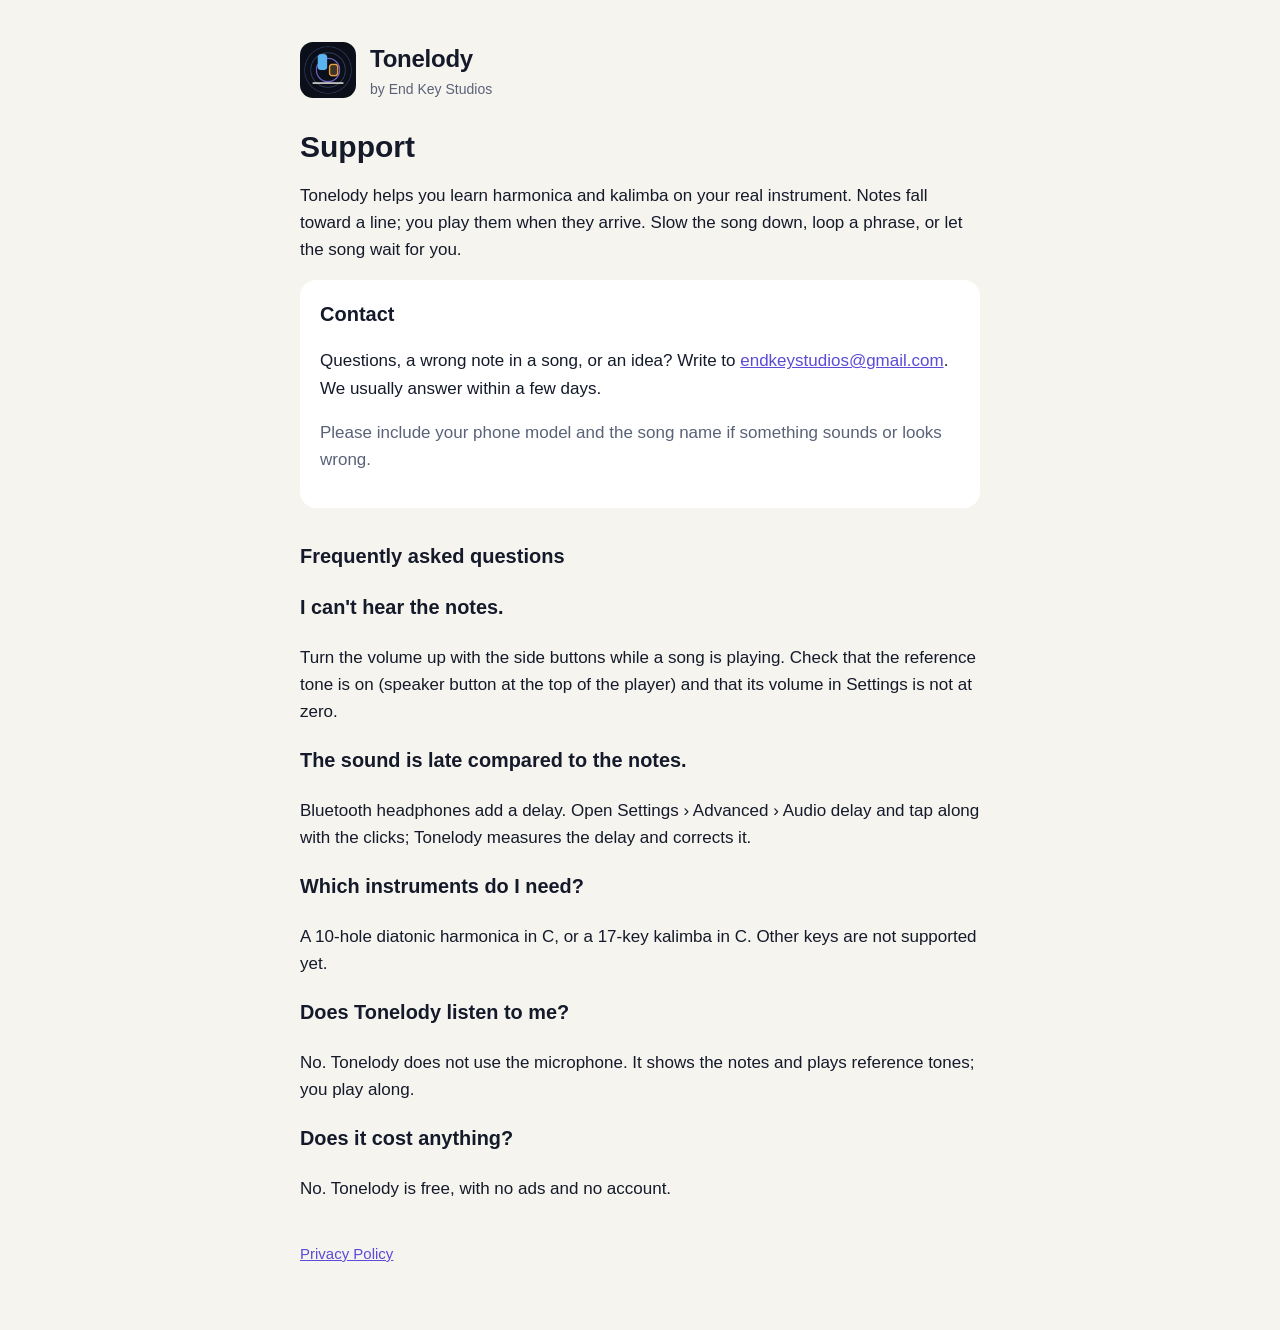
<file: index.html>
<!doctype html>
<html lang="en">
<head>
<meta charset="utf-8">
<meta name="viewport" content="width=device-width, initial-scale=1">
<title>Tonelody — Support</title>
<meta name="description" content="Tonelody: learn harmonica and kalimba with your real instrument. Support and contact.">
<link rel="icon" href="icon.png">
<link rel="stylesheet" href="style.css">
</head>
<body>
<main>
  <header>
    <img src="icon.png" alt="">
    <div><div class="name">Tonelody</div><div class="by">by End Key Studios</div></div>
  </header>

  <h1>Support</h1>
  <p>Tonelody helps you learn harmonica and kalimba on your real instrument. Notes fall toward a line;
  you play them when they arrive. Slow the song down, loop a phrase, or let the song wait for you.</p>

  <div class="card">
    <h2>Contact</h2>
    <p>Questions, a wrong note in a song, or an idea? Write to
    <a href="mailto:endkeystudios@gmail.com">endkeystudios@gmail.com</a>. We usually answer within a few days.</p>
    <p class="muted">Please include your phone model and the song name if something sounds or looks wrong.</p>
  </div>

  <h2>Frequently asked questions</h2>

  <h3>I can't hear the notes.</h3>
  <p>Turn the volume up with the side buttons while a song is playing. Check that the reference tone is on
  (speaker button at the top of the player) and that its volume in Settings is not at zero.</p>

  <h3>The sound is late compared to the notes.</h3>
  <p>Bluetooth headphones add a delay. Open Settings &rsaquo; Advanced &rsaquo; Audio delay and tap along with
  the clicks; Tonelody measures the delay and corrects it.</p>

  <h3>Which instruments do I need?</h3>
  <p>A 10-hole diatonic harmonica in C, or a 17-key kalimba in C. Other keys are not supported yet.</p>

  <h3>Does Tonelody listen to me?</h3>
  <p>No. Tonelody does not use the microphone. It shows the notes and plays reference tones; you play along.</p>

  <h3>Does it cost anything?</h3>
  <p>No. Tonelody is free, with no ads and no account.</p>

  <nav><a href="privacy.html">Privacy Policy</a></nav>
</main>
</body>
</html>
</file>
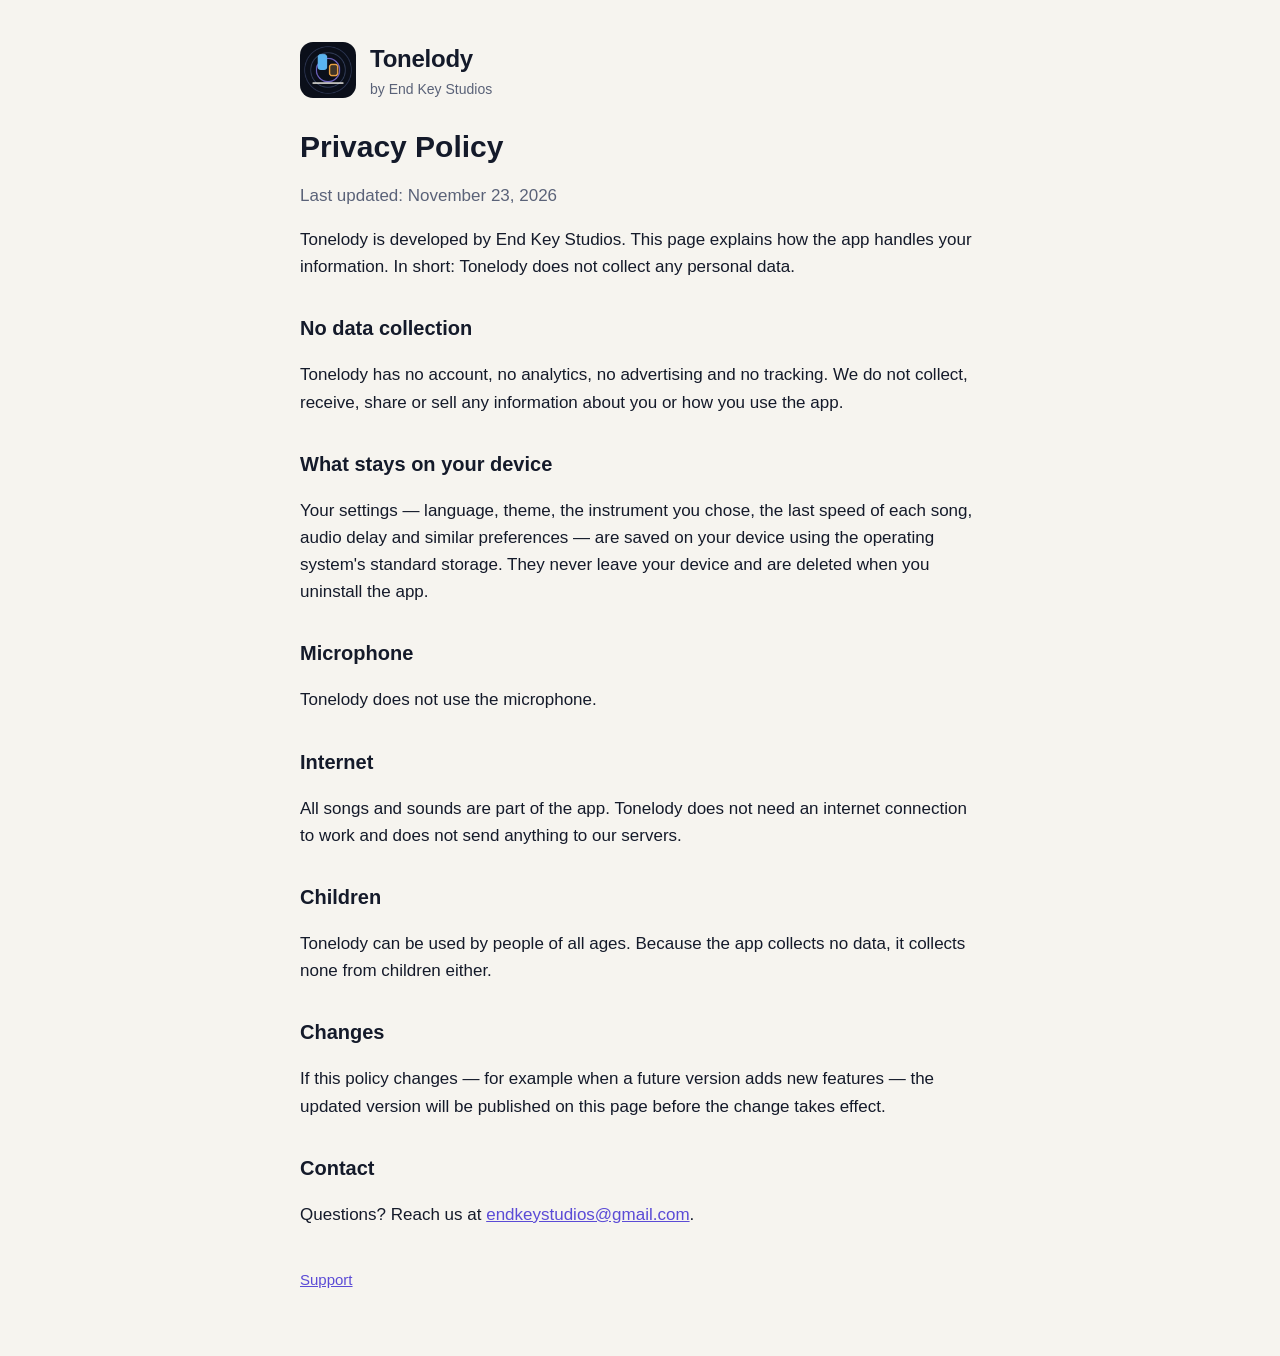
<file: privacy.html>
<!doctype html>
<html lang="en">
<head>
<meta charset="utf-8">
<meta name="viewport" content="width=device-width, initial-scale=1">
<title>Tonelody — Privacy Policy</title>
<link rel="icon" href="icon.png">
<link rel="stylesheet" href="style.css">
</head>
<body>
<main>
  <header>
    <img src="icon.png" alt="">
    <div><div class="name">Tonelody</div><div class="by">by End Key Studios</div></div>
  </header>

  <h1>Privacy Policy</h1>
  <p class="muted">Last updated: November 23, 2026</p>
  <p>Tonelody is developed by End Key Studios. This page explains how the app handles your information.
  In short: Tonelody does not collect any personal data.</p>

  <h2>No data collection</h2>
  <p>Tonelody has no account, no analytics, no advertising and no tracking. We do not collect, receive,
  share or sell any information about you or how you use the app.</p>

  <h2>What stays on your device</h2>
  <p>Your settings — language, theme, the instrument you chose, the last speed of each song, audio delay
  and similar preferences — are saved on your device using the operating system's standard storage.
  They never leave your device and are deleted when you uninstall the app.</p>

  <h2>Microphone</h2>
  <p>Tonelody does not use the microphone.</p>

  <h2>Internet</h2>
  <p>All songs and sounds are part of the app. Tonelody does not need an internet connection to work and
  does not send anything to our servers.</p>

  <h2>Children</h2>
  <p>Tonelody can be used by people of all ages. Because the app collects no data, it collects none from
  children either.</p>

  <h2>Changes</h2>
  <p>If this policy changes — for example when a future version adds new features — the updated version
  will be published on this page before the change takes effect.</p>

  <h2>Contact</h2>
  <p>Questions? Reach us at <a href="mailto:endkeystudios@gmail.com">endkeystudios@gmail.com</a>.</p>

  <nav><a href="index.html">Support</a></nav>
</main>
</body>
</html>
</file>
<file: style.css>
:root {
  --bg: #0b0f1a;
  --surface: #141a2a;
  --text: #eef1f8;
  --muted: #9aa4bc;
  --accent: #8c7cf7;
  --blow: #5ab4f0;
  --draw: #f0a23c;
}
@media (prefers-color-scheme: light) {
  :root {
    --bg: #f6f4ef;
    --surface: #ffffff;
    --text: #141a2a;
    --muted: #5a6278;
    --accent: #5b4bd6;
  }
}
* { box-sizing: border-box; }
body {
  margin: 0;
  background: var(--bg);
  color: var(--text);
  font: 17px/1.6 -apple-system, BlinkMacSystemFont, "Segoe UI", Helvetica, Arial, sans-serif;
}
main { max-width: 720px; margin: 0 auto; padding: 40px 20px 64px; }
header { display: flex; align-items: center; gap: 14px; margin-bottom: 28px; }
header img { width: 56px; height: 56px; border-radius: 13px; }
header .name { font-size: 24px; font-weight: 700; letter-spacing: -0.01em; }
header .by { color: var(--muted); font-size: 14px; }
h1 { font-size: 30px; line-height: 1.2; margin: 0 0 8px; }
h2 { font-size: 20px; margin: 32px 0 8px; }
p, li { color: var(--text); }
.muted { color: var(--muted); }
a { color: var(--accent); }
.card { background: var(--surface); border-radius: 16px; padding: 18px 20px; margin: 16px 0; }
.card h2 { margin-top: 0; }
nav { margin-top: 40px; font-size: 15px; color: var(--muted); }
nav a { margin-right: 16px; }
</file>
